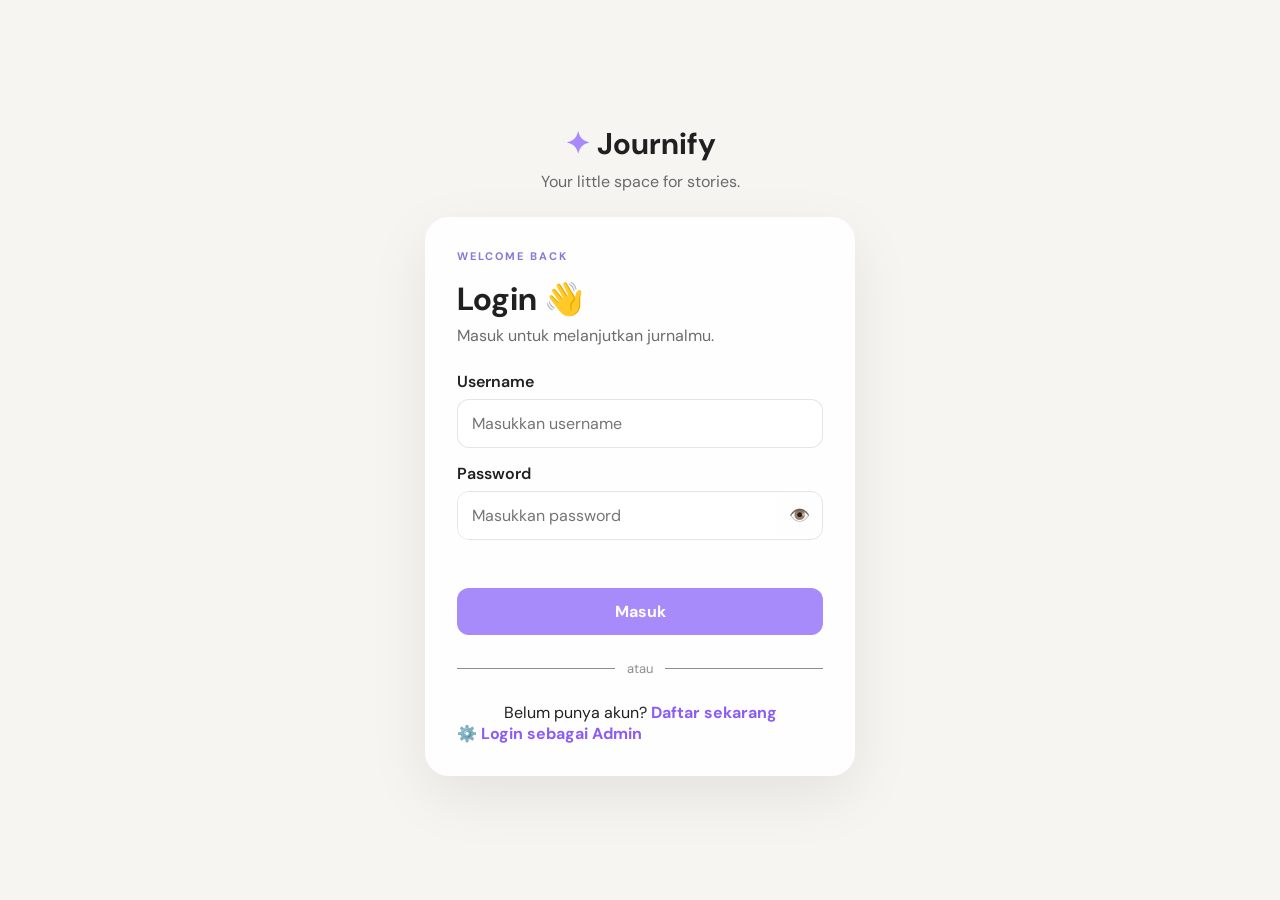
<file: index.html>
<!DOCTYPE html>
<html lang="id">
<head>
    <meta charset="UTF-8">
    <meta name="viewport" content="width=device-width, initial-scale=1.0">

    <title>Journify — Jurnal Harian</title>

    <link rel="stylesheet" href="style.css">
</head>

<body>

    <!-- NAVBAR -->
    <header class="navbar">

        <div class="logo">
            <span>✦</span> Journify
        </div>

        <nav>
            <a href="#" class="active">Jurnal</a>
            <a href="#about">Tentang</a>
        </nav>

        <div class="user-area">
            <span id="usernameDisplay"></span>

            <button
                type="button"
                class="logout-btn"
                onclick="logout()"
            >
                Keluar
            </button>
        </div>

    </header>


    <main>

        <!-- HERO -->
        <section class="hero">

            <div>

                <p class="small-title">
                    MY PERSONAL JOURNAL
                </p>

                <h1>
                    Ceritakan harimu,<br>
                    <span>simpan momennya.</span>
                </h1>

                <p class="hero-text">
                    Tempat kecil untuk menulis cerita, perasaan,
                    ide, dan momen yang ingin kamu ingat.
                </p>

                <button
                    type="button"
                    class="add-btn"
                    onclick="openModal()"
                >
                    + Tulis Jurnal
                </button>

            </div>


            <div class="hero-card">

                <div class="date-circle">
                    <span id="todayDay">07</span>
                    <small id="todayMonth">OCT</small>
                </div>

                <div>

                    <span class="mood">
                        ☁️ Calm day
                    </span>

                    <h3>
                        Today feels different.
                    </h3>

                    <p>
                        Sometimes a quiet day is exactly what
                        we need.
                    </p>

                </div>

            </div>

        </section>


        <!-- SEARCH -->
        <section class="toolbar">

            <div class="search-box">

                🔍

                <input
                    type="text"
                    id="searchInput"
                    placeholder="Cari jurnal..."
                >

            </div>

            <button
                type="button"
                class="filter-btn"
                onclick="showAll()"
            >
                Semua
            </button>

        </section>


        <!-- JOURNAL -->
        <section class="journal-section">

            <div class="section-heading">

                <div>

                    <p class="small-title">
                        YOUR STORIES
                    </p>

                    <h2>
                        Jurnal Terbaru
                    </h2>

                </div>

                <span id="journalCount">
                    0 entries
                </span>

            </div>


            <div id="journalList"></div>


            <div
                id="emptyMessage"
                class="empty"
            >
                Tidak ada jurnal yang ditemukan.
            </div>

        </section>

    </main>


    <!-- MODAL TAMBAH JURNAL -->

    <div
        class="modal"
        id="journalModal"
    >

        <div class="modal-content">

            <button
                type="button"
                class="close"
                onclick="closeModal()"
            >
                ×
            </button>


            <p class="small-title">
                NEW JOURNAL
            </p>


            <h2>
                Tulis ceritamu ✍️
            </h2>


            <input
                type="text"
                id="journalTitle"
                placeholder="Judul jurnal"
            >


            <select id="journalMood">

                <option value="😊 Happy">
                    😊 Happy
                </option>

                <option value="🌙 Calm">
                    🌙 Calm
                </option>

                <option value="✨ Inspired">
                    ✨ Inspired
                </option>

                <option value="😔 Sad">
                    😔 Sad
                </option>

                <option value="🔥 Excited">
                    🔥 Excited
                </option>

            </select>


            <textarea
                id="journalText"
                placeholder="Ceritakan harimu..."
            ></textarea>


            <button
                type="button"
                class="save-btn"
                onclick="addJournal()"
            >
                Simpan Jurnal
            </button>

        </div>

    </div>


    <!-- FOOTER -->

    <footer id="about">

        <p>
            Made with ✦ for your little stories.
        </p>

    </footer>


    <script src="script.js"></script>

</body>
</html>
</file>
<file: style.css>
@import url('https://fonts.googleapis.com/css2?family=DM+Sans:wght@400;500;600;700&family=Playfair+Display:wght@600;700&display=swap');

* {
    margin: 0;
    padding: 0;
    box-sizing: border-box;
}

body {
    font-family: "DM Sans", sans-serif;
    background: #f7f5f2;
    color: #202020;
}

/* NAVBAR */

.navbar {
    height: 80px;
    padding: 0 7%;
    display: flex;
    align-items: center;
    justify-content: space-between;
    background: rgba(247,245,242,.9);
    position: sticky;
    top: 0;
    z-index: 10;
    backdrop-filter: blur(15px);
}

.logo {
    font-size: 22px;
    font-weight: 700;
}

.logo span {
    color: #7d68ee;
}

nav {
    display: flex;
    gap: 35px;
}

nav a {
    text-decoration: none;
    color: #777;
    font-size: 14px;
}

nav a.active {
    color: #202020;
    font-weight: 600;
}

.profile-btn {
    border: none;
    width: 42px;
    height: 42px;
    border-radius: 50%;
    background: #e9e4ff;
    cursor: pointer;
}


/* MAIN */

main {
    width: 86%;
    max-width: 1150px;
    margin: auto;
}


/* HERO */

.hero {
    min-height: 430px;
    display: flex;
    align-items: center;
    justify-content: space-between;
    gap: 50px;
}

.small-title {
    font-size: 11px;
    letter-spacing: 2px;
    font-weight: 700;
    color: #8978d8;
    margin-bottom: 15px;
}

.hero h1 {
    font-family: "Playfair Display", serif;
    font-size: clamp(45px, 6vw, 76px);
    line-height: 1.05;
    margin-bottom: 25px;
}

.hero h1 span {
    color: #8978d8;
}

.hero-text {
    max-width: 470px;
    color: #777;
    line-height: 1.7;
}

.add-btn {
    margin-top: 28px;
    padding: 14px 23px;
    border: none;
    border-radius: 14px;
    background: #242424;
    color: white;
    font-weight: 600;
    cursor: pointer;
    transition: .2s;
}

.add-btn:hover {
    transform: translateY(-2px);
}


/* HERO CARD */

.hero-card {
    width: 340px;
    padding: 35px;
    border-radius: 30px;
    background: #e8e2ff;
    transform: rotate(2deg);
    box-shadow: 0 20px 50px rgba(0,0,0,.08);
}

.date-circle {
    width: 75px;
    height: 75px;
    border-radius: 50%;
    background: white;
    display: flex;
    align-items: center;
    justify-content: center;
    flex-direction: column;
    font-weight: 700;
    margin-bottom: 35px;
}

.date-circle small {
    font-size: 9px;
    color: #777;
}

.hero-card h3 {
    font-family: "Playfair Display", serif;
    font-size: 25px;
    margin: 12px 0;
}

.hero-card p {
    color: #666;
    line-height: 1.6;
}

.mood {
    font-size: 12px;
    background: rgba(255,255,255,.65);
    padding: 7px 11px;
    border-radius: 20px;
}


/* TOOLBAR */

.toolbar {
    display: flex;
    gap: 10px;
    margin-bottom: 45px;
}

.search-box {
    flex: 1;
    max-width: 500px;
    height: 50px;
    display: flex;
    align-items: center;
    gap: 10px;
    padding: 0 18px;
    border-radius: 14px;
    background: white;
    border: 1px solid #eee;
}

.search-box input {
    border: none;
    outline: none;
    width: 100%;
    font-family: inherit;
}

.filter-btn {
    border: none;
    padding: 0 22px;
    border-radius: 14px;
    background: #e8e2ff;
    cursor: pointer;
}


/* JOURNAL */

.section-heading {
    display: flex;
    align-items: end;
    justify-content: space-between;
    margin-bottom: 25px;
}

.section-heading h2 {
    font-family: "Playfair Display", serif;
    font-size: 32px;
}

.section-heading > span {
    color: #999;
    font-size: 13px;
}

#journalList {
    display: grid;
    grid-template-columns: repeat(3, 1fr);
    gap: 20px;
}

.journal-card {
    background: white;
    padding: 25px;
    border-radius: 22px;
    border: 1px solid #eee;
    transition: .25s;
}

.journal-card:hover {
    transform: translateY(-5px);
    box-shadow: 0 15px 40px rgba(0,0,0,.07);
}

.card-top {
    display: flex;
    justify-content: space-between;
    align-items: center;
    margin-bottom: 25px;
    font-size: 10px;
    color: #999;
}

.journal-card h3 {
    font-size: 20px;
    margin-bottom: 12px;
}

.journal-card p {
    color: #777;
    font-size: 14px;
    line-height: 1.7;
    min-height: 95px;
}

.card-bottom {
    display: flex;
    justify-content: space-between;
    align-items: center;
    padding-top: 18px;
    border-top: 1px solid #eee;
    color: #999;
    font-size: 12px;
}

.card-bottom button {
    border: none;
    background: #fff0f0;
    padding: 8px;
    border-radius: 9px;
    cursor: pointer;
}

.empty {
    display: none;
    text-align: center;
    padding: 50px;
    color: #999;
}


/* MODAL */

.modal {
    position: fixed;
    inset: 0;
    background: rgba(0,0,0,.45);
    display: none;
    align-items: center;
    justify-content: center;
    z-index: 100;
    padding: 20px;
}

.modal.show {
    display: flex;
}

.modal-content {
    position: relative;
    width: 100%;
    max-width: 520px;
    background: #fff;
    padding: 35px;
    border-radius: 25px;
}

.close {
    position: absolute;
    right: 20px;
    top: 15px;
    border: none;
    background: none;
    font-size: 28px;
    cursor: pointer;
}

.modal-content h2 {
    font-family: "Playfair Display", serif;
    font-size: 32px;
    margin-bottom: 25px;
}

.modal-content input,
.modal-content select,
.modal-content textarea {
    width: 100%;
    border: 1px solid #eee;
    padding: 14px;
    border-radius: 12px;
    margin-bottom: 12px;
    font-family: inherit;
    outline: none;
}

.modal-content textarea {
    min-height: 150px;
    resize: vertical;
}

.save-btn {
    width: 100%;
    padding: 14px;
    border: none;
    border-radius: 12px;
    background: #242424;
    color: white;
    font-weight: 600;
    cursor: pointer;
}


/* FOOTER */

footer {
    text-align: center;
    padding: 80px 20px 30px;
    color: #aaa;
    font-size: 13px;
}


/* RESPONSIVE */

@media (max-width: 850px) {

    .hero {
        flex-direction: column;
        align-items: flex-start;
        padding: 70px 0;
    }

    .hero-card {
        width: 100%;
        max-width: 400px;
    }

    #journalList {
        grid-template-columns: 1fr 1fr;
    }
}

@media (max-width: 600px) {

    .navbar {
        padding: 0 5%;
    }

    nav {
        display: none;
    }

    main {
        width: 90%;
    }

    .hero h1 {
        font-size: 48px;
    }

    #journalList {
        grid-template-columns: 1fr;
    }

    .toolbar {
        flex-direction: column;
    }

    .search-box {
        max-width: none;
    }

    .filter-btn {
        height: 45px;
    }
}
/* =====================================================
   JOURNIFY LOGIN
   ===================================================== */

.login-page {
    min-height: 100vh;
    display: flex;
    align-items: center;
    justify-content: center;
    padding: 30px 20px;
}


.login-container {
    width: 100%;
    max-width: 430px;
    text-align: center;
}


.login-logo {
    font-size: 30px;
    font-weight: 700;
    margin-bottom: 8px;
}


.login-logo span {
    color: #a78bfa;
}


.login-subtitle {
    margin-bottom: 25px;
    opacity: 0.65;
}


.login-card,
.register-card {
    position: relative;
    background: rgba(255, 255, 255, 0.9);
    border-radius: 24px;
    padding: 32px;
    box-shadow: 0 20px 60px rgba(0, 0, 0, 0.08);
    text-align: left;
}


.login-heading {
    margin-bottom: 25px;
}


.login-heading h1 {
    margin: 5px 0;
}


.login-heading p:last-child {
    opacity: 0.65;
}


.login-card label,
.register-card label {
    display: block;
    margin: 15px 0 7px;
    font-weight: 600;
}


.login-card input,
.register-card input {
    width: 100%;
    box-sizing: border-box;
    border: 1px solid rgba(0, 0, 0, 0.1);
    border-radius: 12px;
    padding: 13px 14px;
    font: inherit;
    outline: none;
}


.login-card input:focus,
.register-card input:focus {
    border-color: #a78bfa;
}


.password-box {
    display: flex;
    align-items: center;
    border: 1px solid rgba(0, 0, 0, 0.1);
    border-radius: 12px;
    overflow: hidden;
}


.password-box input {
    border: none !important;
    border-radius: 0 !important;
}


.password-box button {
    border: none;
    background: transparent;
    cursor: pointer;
    padding: 10px 12px;
    font-size: 17px;
}


.login-btn {
    width: 100%;
    border: none;
    border-radius: 12px;
    padding: 13px;
    margin-top: 12px;
    background: #a78bfa;
    color: white;
    font: inherit;
    font-weight: 700;
    cursor: pointer;
    transition: 0.2s;
}


.login-btn:hover {
    transform: translateY(-1px);
    opacity: 0.9;
}


.login-divider {
    display: flex;
    align-items: center;
    gap: 12px;
    margin: 25px 0;
    opacity: 0.5;
}


.login-divider::before,
.login-divider::after {
    content: "";
    flex: 1;
    height: 1px;
    background: currentColor;
}


.login-divider span {
    font-size: 13px;
}


.register-text {
    text-align: center;
}


.link-btn {
    border: none;
    background: none;
    color: #8b5cf6;
    font: inherit;
    font-weight: 700;
    cursor: pointer;
}


.login-error {
    min-height: 20px;
    margin: 8px 0;
    color: #e11d48;
    font-size: 14px;
}


/* =====================================================
   REGISTER MODAL
   ===================================================== */

.register-modal {
    position: fixed;
    inset: 0;
    display: none;
    align-items: center;
    justify-content: center;
    padding: 20px;
    background: rgba(0, 0, 0, 0.35);
    z-index: 9999;
}


.register-modal.show {
    display: flex;
}


.register-card {
    width: 100%;
    max-width: 430px;
}


.register-card h2 {
    margin-top: 5px;
}


.register-description {
    opacity: 0.65;
}


.register-card .close {
    position: absolute;
    right: 18px;
    top: 15px;
    border: none;
    background: transparent;
    font-size: 28px;
    cursor: pointer;
}


/* =====================================================
   USER AREA
   ===================================================== */

.user-area {
    display: flex;
    align-items: center;
    gap: 10px;
}


#usernameDisplay {
    font-weight: 600;
}


.logout-btn {
    border: 1px solid rgba(0, 0, 0, 0.1);
    background: transparent;
    border-radius: 10px;
    padding: 8px 13px;
    font: inherit;
    cursor: pointer;
    transition: 0.2s;
}


.logout-btn:hover {
    background: rgba(0, 0, 0, 0.05);
}


/* =====================================================
   JOURNAL CARD TAMBAHAN
   ===================================================== */

.journal-card {
    position: relative;
}


.journal-card-top {
    display: flex;
    align-items: center;
    justify-content: space-between;
    gap: 10px;
}


.journal-date {
    font-size: 13px;
    opacity: 0.55;
}


.delete-btn {
    border: none;
    background: transparent;
    color: #e11d48;
    cursor: pointer;
    font: inherit;
    font-size: 13px;
    padding: 5px 0;
    margin-top: 10px;
}


/* =====================================================
   MOBILE
   ===================================================== */

@media (max-width: 700px) {

    .navbar {
        gap: 12px;
    }


    .navbar nav {
        display: none;
    }


    .user-area {
        margin-left: auto;
    }


    #usernameDisplay {
        max-width: 90px;
        overflow: hidden;
        text-overflow: ellipsis;
        white-space: nowrap;
    }


    .logout-btn {
        padding: 7px 10px;
        font-size: 13px;
    }


    .login-card,
    .register-card {
        padding: 25px 20px;
    }

}

/* =====================================================
   ADMIN DASHBOARD
   ===================================================== */

.admin-page {
    min-height: 100vh;
}


.admin-area {
    margin-left: auto;

    display: flex;
    align-items: center;
    gap: 12px;
}


.admin-main {
    width: min(1100px, 92%);
    margin: 50px auto;
}


.admin-header {
    margin-bottom: 35px;
}


.admin-header h1 {
    margin: 5px 0 10px;
}


.admin-header > p:last-child {
    opacity: 0.65;
}


/* STATISTICS */

.admin-stats {
    display: grid;

    grid-template-columns:
        repeat(2, minmax(0, 1fr));

    gap: 20px;

    margin-bottom: 40px;
}


.admin-stat-card {
    background: rgba(255, 255, 255, 0.9);

    border-radius: 20px;

    padding: 24px;

    display: flex;

    align-items: center;

    gap: 18px;

    box-shadow:
        0 12px 35px
        rgba(0, 0, 0, 0.06);
}


.admin-stat-card > span {
    font-size: 30px;
}


.admin-stat-card p {
    margin: 0 0 4px;

    opacity: 0.6;
}


.admin-stat-card h2 {
    margin: 0;

    font-size: 30px;
}


/* ADMIN SECTION */

.admin-section {
    margin-bottom: 45px;
}


.admin-section-heading {
    margin-bottom: 18px;
}


/* USER CARD */

.admin-user-card {
    background: rgba(255, 255, 255, 0.9);

    border-radius: 18px;

    padding: 18px 20px;

    margin-bottom: 12px;

    display: flex;

    justify-content: space-between;

    align-items: center;

    box-shadow:
        0 8px 25px
        rgba(0, 0, 0, 0.05);
}


.admin-user-name {
    font-weight: 700;
}


.admin-user-journals {
    font-size: 13px;

    opacity: 0.55;
}


/* ADMIN JOURNAL */

.admin-journal-card {
    background: rgba(255, 255, 255, 0.9);

    border-radius: 20px;

    padding: 22px;

    margin-bottom: 15px;

    box-shadow:
        0 8px 25px
        rgba(0, 0, 0, 0.05);
}


.admin-journal-top {
    display: flex;

    justify-content: space-between;

    align-items: center;

    gap: 15px;

    margin-bottom: 12px;
}


.admin-journal-user {
    font-size: 13px;

    font-weight: 700;

    opacity: 0.65;
}


.admin-journal-card h3 {
    margin: 8px 0;
}


.admin-journal-card p {
    line-height: 1.7;
}


.admin-delete-btn {
    border: none;

    background: transparent;

    color: #e11d48;

    cursor: pointer;

    font: inherit;

    font-size: 13px;
}


.admin-empty {
    opacity: 0.55;

    padding: 20px 0;
}


/* MOBILE */

@media (max-width: 700px) {

    .admin-main {
        margin: 30px auto;
    }


    .admin-stats {
        grid-template-columns: 1fr;
    }


    .admin-user-card {
        align-items: flex-start;

        gap: 10px;

        flex-direction: column;
    }


    .admin-journal-top {
        align-items: flex-start;

        flex-direction: column;
    }

}
</file>
